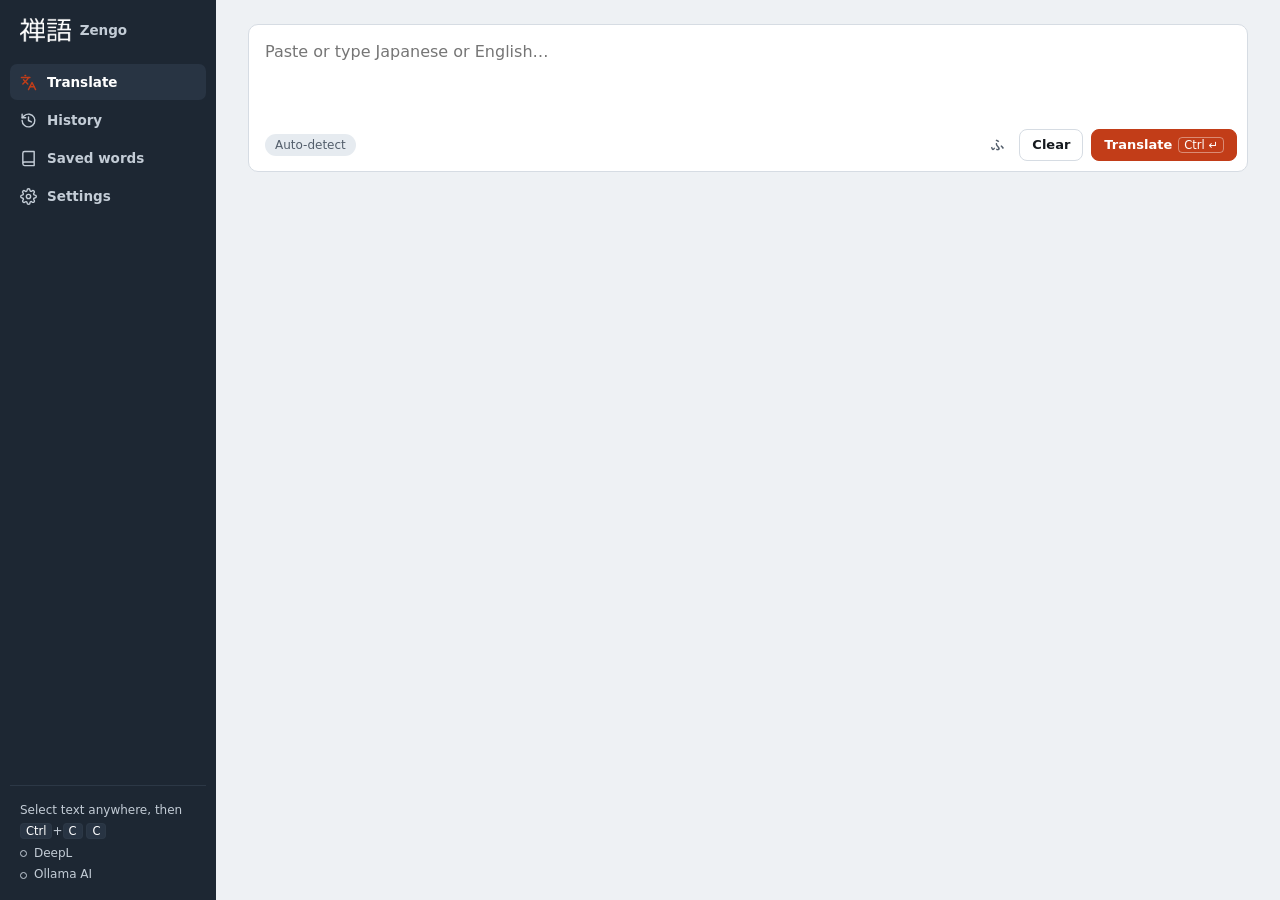
<file: zengo/ui/index.html>
<!doctype html>
<html lang="en">
<head>
<meta charset="utf-8">
<title>Zengo</title>
<link rel="stylesheet" href="zengo.css">
<style>
body { display: grid; grid-template-columns: 216px 1fr; }
nav { background: var(--rail); color: var(--rail-ink); display: flex; flex-direction: column; padding: 18px 10px 14px; gap: 2px; }
.brand { display: flex; align-items: center; gap: 9px; padding: 0 10px 20px; }
.brand .k { height: 24px; width: auto; display: block; }
.brand .n { font-weight: 600; color: var(--rail-ink); }
.nav { display: flex; align-items: center; gap: 10px; height: 36px; padding: 0 10px; border-radius: 7px; border: 0; background: none; color: var(--rail-ink); font-weight: 600; cursor: pointer; text-align: left; }
.nav svg { width: 17px; height: 17px; flex: none; }
.nav:hover { background: var(--rail-hover); color: var(--rail-strong); }
.nav.on { background: var(--rail-hover); color: var(--rail-strong); }
.nav.on svg { color: var(--accent); }
.nav .count { margin-left: auto; font-weight: 400; font-size: 12px; font-variant-numeric: tabular-nums; }
.hint { margin-top: auto; padding: 14px 10px 0; border-top: 1px solid var(--rail-line); font-size: 12px; line-height: 1.8; }
.hint kbd { background: var(--rail-hover); border-color: var(--rail-line); color: var(--rail-strong); }
.hint .row { display: flex; align-items: center; gap: 7px; }
.dot { width: 7px; height: 7px; border-radius: 50%; border: 1.5px solid var(--rail-ink); flex: none; }
.dot.ok { background: var(--ok); border-color: var(--ok); }
.quota { margin-left: auto; font-size: 11.5px; font-variant-numeric: tabular-nums; }
.quota.warn { color: var(--accent); }

.view { overflow-y: auto; height: 100vh; }
.wrap { max-width: 1080px; margin: 0 auto; padding: 24px 32px 48px; }
h1 { font-size: 20px; margin: 4px 0 18px; font-weight: 650; }

/* translate */
.input { background: var(--panel); border: 1px solid var(--line); border-radius: 10px; margin-bottom: 20px; }
.input:focus-within { border-color: var(--accent); }
.input textarea { display: block; width: 100%; min-height: 96px; max-height: 260px; resize: none; border: 0; outline: none; background: transparent; padding: 14px 16px 6px; font-family: var(--ui), var(--jp); font-size: 16px; line-height: 1.65; }
.input textarea:focus-visible { outline: none; }
.input .bar { display: flex; align-items: center; gap: 8px; padding: 8px 10px 10px 16px; }
.input .bar .meta { font-size: 12px; color: var(--faint); font-variant-numeric: tabular-nums; }
#result .words { columns: 2 340px; column-gap: 36px; column-rule: 1px solid var(--line); }
#result .source { font-size: 23px; }

/* lists */
.toolbar { display: flex; gap: 8px; margin-bottom: 14px; align-items: center; }
.search { flex: 1; max-width: 360px; position: relative; }
.search svg { position: absolute; left: 10px; top: 9px; width: 15px; height: 15px; color: var(--faint); }
.search input { width: 100%; height: 34px; border-radius: 8px; border: 1px solid var(--line); background: var(--panel); padding: 0 10px 0 32px; outline: none; }
.search input:focus { border-color: var(--accent); }
.day { font-size: 13px; font-weight: 650; color: var(--muted); margin: 22px 10px 6px; }
.day:first-child { margin-top: 4px; }
.hrow { display: grid; grid-template-columns: minmax(0, 1fr) minmax(0, 1fr) auto; gap: 20px; align-items: center; padding: 10px; border-bottom: 1px solid var(--line); cursor: pointer; }
.hrow:hover { background: var(--hover); }
.hrow .src { font-feature-settings: "palt"; font-family: var(--mincho); font-weight: 500; font-size: 16px; overflow: hidden; display: -webkit-box; -webkit-line-clamp: 2; -webkit-box-orient: vertical; }
.hrow .src.latin { font-family: var(--ui); font-weight: 400; font-size: 14px; }
.hrow .tr { color: var(--muted); overflow: hidden; display: -webkit-box; -webkit-line-clamp: 2; -webkit-box-orient: vertical; }
.hrow .tr.jpx { font-family: var(--mincho); font-weight: 500; }
.hrow .when { font-size: 12px; color: var(--faint); display: flex; align-items: center; gap: 4px; white-space: nowrap; font-variant-numeric: tabular-nums; }
.hrow .ibtn { opacity: 0; width: 26px; height: 26px; }
.hrow:hover .ibtn, .hrow .ibtn:focus-visible { opacity: 1; }

table.saved { width: 100%; border-collapse: collapse; }
.saved th { text-align: left; font-size: 12.5px; font-weight: 600; color: var(--muted); padding: 6px 10px; border-bottom: 1px solid var(--line); }
.saved td { padding: 8px 10px; border-bottom: 1px solid var(--line); vertical-align: middle; }
.saved tr:hover td { background: var(--hover); }
.saved .word { font-feature-settings: "palt"; font-family: var(--mincho); font-size: 21px; font-weight: 600; line-height: 1.9; white-space: nowrap; }
.saved .pos { font-size: 12px; color: var(--faint); display: block; }
.saved .mean { text-wrap: pretty; max-width: 48ch; }
.saved .sent { font-family: var(--mincho); font-weight: 500; color: var(--muted); cursor: pointer; max-width: 30ch; overflow: hidden; text-overflow: ellipsis; white-space: nowrap; }
.saved .sent:hover { color: var(--accent); }
.saved .date { font-size: 12px; color: var(--faint); white-space: nowrap; font-variant-numeric: tabular-nums; }
.saved .ibtn { opacity: 0; }
.saved tr:hover .ibtn, .saved .ibtn:focus-visible { opacity: 1; }

/* settings */
.section { background: var(--panel); border: 1px solid var(--line); border-radius: 10px; padding: 6px 20px 4px; margin-bottom: 16px; }
.section h2 { font-size: 15px; margin: 14px 0 6px; font-weight: 650; }
.field { display: grid; grid-template-columns: 220px 1fr; gap: 18px; align-items: center; padding: 12px 0; border-top: 1px solid var(--line); }
.section h2 + .field { border-top: 0; }
.field .lbl b { display: block; font-weight: 600; }
.field .lbl span { font-size: 12.5px; color: var(--muted); }
.field input[type=text], .field input[type=password], .field input[type=number], .field select {
  height: 34px; border-radius: 8px; border: 1px solid var(--line); background: var(--bg); padding: 0 10px; outline: none; width: 100%; max-width: 420px;
}
.field input:focus, .field select:focus { border-color: var(--accent); }
.field .row { display: flex; gap: 8px; align-items: center; flex-wrap: wrap; }
.status { font-size: 12.5px; color: var(--muted); }
.status.ok { color: var(--ok); }
.status.bad { color: var(--accent); }
.switch { position: relative; display: inline-block; vertical-align: middle; width: 38px; height: 22px; flex: none; }
.switch input { position: absolute; opacity: 0; width: 0; height: 0; }
.switch span { position: absolute; inset: 0; background: var(--line); border-radius: 22px; cursor: pointer; transition: background .15s ease-out; }
.switch span::before { content: ""; position: absolute; width: 16px; height: 16px; left: 3px; top: 3px; background: #fff; border-radius: 50%; box-shadow: 0 1px 2px rgba(0,0,0,.25); transition: transform .15s ease-out; }
.switch input:checked + span { background: var(--accent); }
.switch input:checked + span::before { transform: translateX(16px); }
.switch input:focus-visible + span { outline: 2px solid var(--accent); outline-offset: 2px; }
.usage { max-width: 420px; display: grid; gap: 4px; }
.meter { height: 8px; border-radius: 8px; background: var(--sunk); overflow: hidden; }
.meter span { display: block; height: 100%; width: 0; background: var(--ok); border-radius: 8px; transition: width .3s ease-out; }
.meter.warn span { background: var(--infl); }
.meter.full span { background: var(--accent); }
.changes { margin: 4px 0 0; padding-left: 18px; font-size: 12.5px; color: var(--muted); }
.changes li { margin: 2px 0; }
.savebar { display: flex; gap: 10px; align-items: center; justify-content: flex-end; }
.toast { position: fixed; bottom: 20px; left: 50%; transform: translateX(-50%); background: var(--ink); color: var(--bg); padding: 8px 14px; border-radius: 8px; font-size: 13px; opacity: 0; transition: opacity .2s ease-out; pointer-events: none; box-shadow: var(--shadow); }
.toast.show { opacity: 1; }
@media (max-width: 860px) { body { grid-template-columns: 60px 1fr; } .brand .n, .nav .t, .nav .count, .hint { display: none; } .brand { padding: 0 4px 18px; } .field { grid-template-columns: 1fr; gap: 6px; } .wrap { padding: 20px 18px 40px; } }
</style>
</head>
<body>
<nav>
  <div class="brand"><img class="k" src="logo.png" alt="禅語"><span class="n">Zengo</span></div>
  <button class="nav on" data-view="translate"><span data-i="translate"></span><span class="t">Translate</span></button>
  <button class="nav" data-view="history"><span data-i="history"></span><span class="t">History</span></button>
  <button class="nav" data-view="saved"><span data-i="book"></span><span class="t">Saved words</span><span class="count" id="savedCount"></span></button>
  <button class="nav" data-view="settings"><span data-i="gear"></span><span class="t">Settings</span></button>
  <div class="hint">
    <div>Select text anywhere, then <kbd>Ctrl</kbd>+<kbd>C</kbd> <kbd>C</kbd></div>
    <div class="row"><span class="dot" id="dotDeepl"></span>DeepL<span class="quota" id="railUsage"></span></div>
    <div class="row"><span class="dot" id="dotAi"></span>Ollama AI</div>
  </div>
</nav>

<section class="view" id="view-translate">
  <div class="wrap">
    <div class="input">
      <textarea id="text" placeholder="Paste or type Japanese or English…" spellcheck="false" aria-label="Text to translate"></textarea>
      <div class="bar">
        <span class="pill" data-dir>Auto-detect</span>
        <span class="meta" id="chars"></span>
        <span class="spacer"></span>
        <button class="ibtn" id="furi" title="Show or hide furigana" aria-label="Show or hide furigana">ふ</button>
        <button class="btn" id="clear">Clear</button>
        <button class="btn primary" id="go">Translate <kbd style="background:transparent;color:inherit;border-color:color-mix(in srgb,currentColor 40%,transparent)">Ctrl ↵</kbd></button>
      </div>
    </div>
    <div id="result"></div>
  </div>
</section>

<section class="view hidden" id="view-history">
  <div class="wrap">
    <h1>History</h1>
    <div class="toolbar">
      <label class="search"><span data-i="search"></span><input id="hq" placeholder="Search history"></label>
      <span class="spacer"></span>
      <button class="btn" id="hclear"><span data-i="trash"></span>Clear all</button>
    </div>
    <div id="hlist"></div>
  </div>
</section>

<section class="view hidden" id="view-saved">
  <div class="wrap">
    <h1>Saved words</h1>
    <div class="toolbar">
      <label class="search"><span data-i="search"></span><input id="sq" placeholder="Search words or meanings"></label>
      <span class="spacer"></span>
      <button class="btn" id="export"><span data-i="download"></span>Export CSV (Anki)</button>
    </div>
    <div id="slist"></div>
  </div>
</section>

<section class="view hidden" id="view-settings">
  <div class="wrap" style="max-width:820px">
    <h1>Settings</h1>
    <div class="section">
      <h2>Translation · DeepL</h2>
      <div class="field"><div class="lbl"><b>DeepL API key</b><span>Free keys end in :fx</span></div>
        <div class="row"><input type="password" id="deepl_key" placeholder="Paste your key"><button class="btn" id="testDeepl" title="Save the key and check it">Check</button><span class="status" id="deeplStatus"></span></div></div>
      <div class="field hidden" id="usageField"><div class="lbl"><b>Usage this month</b><span id="usagePlan">Updates automatically</span></div>
        <div class="usage"><div class="meter" role="meter" aria-label="DeepL characters used this month" id="usageMeter"><span id="usageBar"></span></div>
          <div class="row"><span class="status" id="usageText"></span><span class="spacer"></span><button class="ibtn" id="refreshUsage" title="Refresh usage" aria-label="Refresh usage"></button></div></div></div>
      <div class="field"><div class="lbl"><b>English variant</b></div>
        <div><select id="en_variant"><option value="EN-US">American English</option><option value="EN-GB">British English</option></select></div></div>
      <div class="field"><div class="lbl"><b>Japanese politeness</b><span>For English → Japanese</span></div>
        <div><select id="ja_formality"><option value="default">Let DeepL decide</option><option value="prefer_more">Polite (です／ます)</option><option value="prefer_less">Casual (plain form)</option></select></div></div>
    </div>
    <div class="section">
      <h2>AI explanations · Ollama Cloud</h2>
      <div class="field"><div class="lbl"><b>Ollama API key</b><span>From ollama.com → Settings → Keys</span></div>
        <div class="row"><input type="password" id="ollama_key" placeholder="Paste your key"><button class="btn" id="testAi" title="Save the key and check it">Check</button><span class="status" id="aiStatus"></span></div></div>
      <div class="field"><div class="lbl"><b>Model</b><span>Models named “flash” answer fastest</span></div>
        <div class="row"><select id="ollama_model" style="max-width:300px"></select><button class="ibtn" id="refreshModels" title="Reload model list" aria-label="Reload model list"></button></div></div>
      <div class="field"><div class="lbl"><b>Auto-explain in popup</b><span>Run AI as soon as the popup opens</span></div>
        <div><label class="switch"><input type="checkbox" id="auto_explain"><span></span></label></div></div>
    </div>
    <div class="section">
      <h2>Behavior</h2>
      <div class="field"><div class="lbl"><b>Ctrl+C twice</b><span>Global popup shortcut</span></div>
        <div><label class="switch"><input type="checkbox" id="hotkey_enabled"><span></span></label></div></div>
      <div class="field"><div class="lbl"><b>Double-press window</b><span>Max ms between the two presses</span></div>
        <div><input type="number" id="double_copy_ms" min="200" max="1200" step="50" style="max-width:120px"></div></div>
      <div class="field"><div class="lbl"><b>Start with Windows</b><span>Runs quietly in the tray</span></div>
        <div><label class="switch"><input type="checkbox" id="autostart"><span></span></label></div></div>
      <div class="field"><div class="lbl"><b>Save history</b></div>
        <div><label class="switch"><input type="checkbox" id="history_enabled"><span></span></label></div></div>
      <div class="field"><div class="lbl"><b>Theme</b></div>
        <div><select id="theme" style="max-width:200px"><option value="system">Match Windows</option><option value="light">Light</option><option value="dark">Dark</option></select></div></div>
    </div>
    <div class="section">
      <h2>About &amp; updates</h2>
      <div class="field"><div class="lbl"><b>Version</b><span id="aboutFolder"></span></div>
        <div class="row"><span id="aboutVersion"></span><span class="status" id="aboutDict"></span></div></div>
      <div class="field"><div class="lbl"><b>Updates</b><span>Checked when you open Settings</span></div>
        <div class="usage">
          <div class="row"><button class="btn" id="checkUpdate">Check for updates</button><button class="btn primary hidden" id="applyUpdate">Update and restart</button><span class="status" id="updateStatus"></span></div>
          <ul class="changes hidden" id="updateChanges"></ul>
        </div></div>
    </div>
    <div class="savebar"><span class="status" id="saveStatus"></span><button class="btn primary" id="saveSettings">Save settings</button></div>
  </div>
</section>
<div class="toast" id="toast"></div>

<script src="components.js"></script>
<script src="main.js"></script>
</body>
</html>
</file>
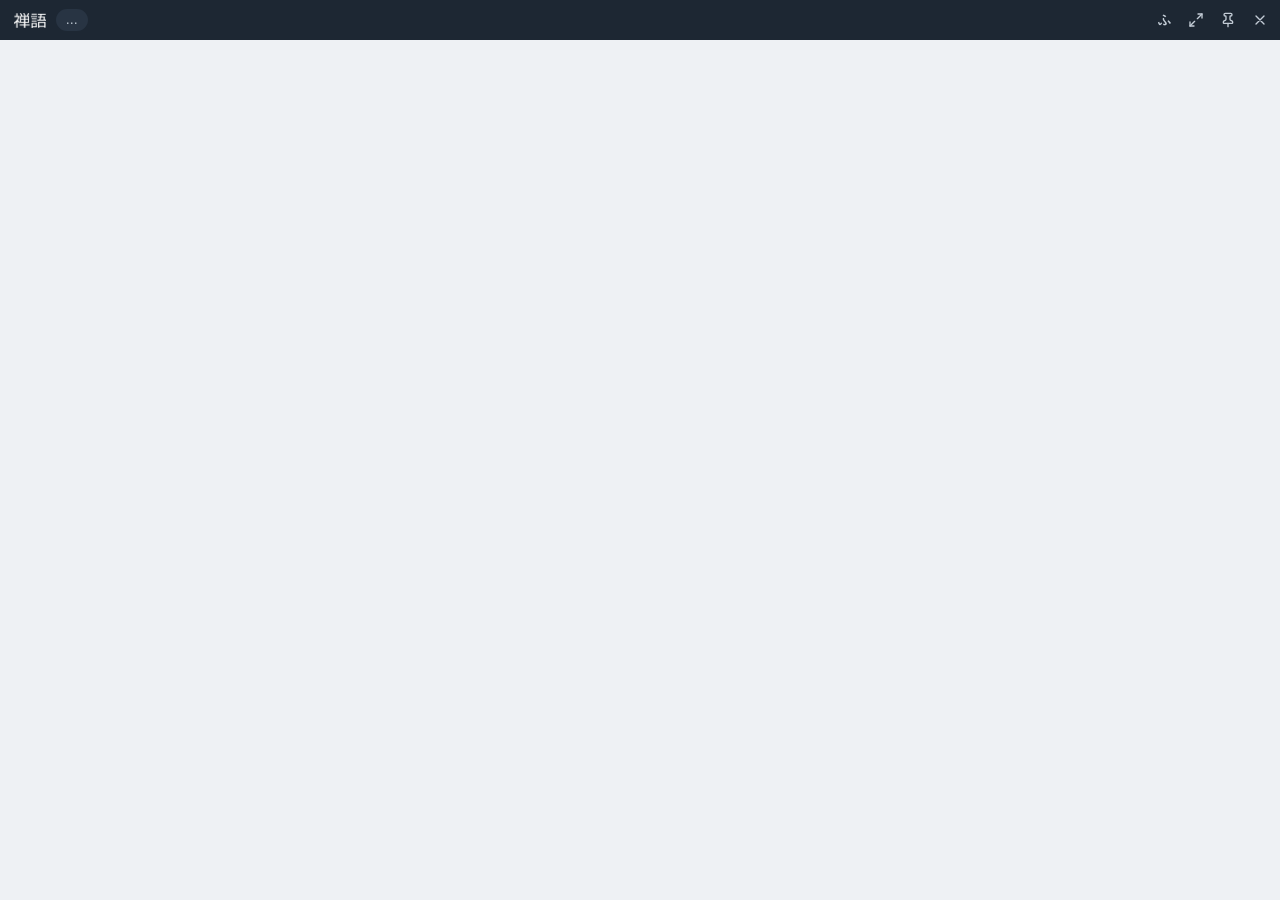
<file: zengo/ui/popup.html>
<!doctype html>
<html lang="en">
<head>
<meta charset="utf-8">
<title>Zengo Popup</title>
<link rel="stylesheet" href="zengo.css">
<style>
body { display: flex; flex-direction: column; }
header {
  display: flex; align-items: center; gap: 4px; padding: 6px 6px 6px 14px; flex: none; cursor: move;
  background: var(--rail); color: var(--rail-ink); user-select: none;
}
.logo { height: 15px; width: auto; display: block; margin-right: 6px; pointer-events: none; }
header .pill { background: var(--rail-hover); color: var(--rail-ink); }
header .ibtn { color: var(--rail-ink); }
header .ibtn:hover { background: var(--rail-hover); color: var(--rail-strong); }
header .ibtn.on { background: var(--rail-hover); color: var(--accent); }
main { flex: 1; overflow-y: auto; padding: 12px 16px 18px; }
</style>
</head>
<body>
<header class="pywebview-drag-region">
  <img class="logo pywebview-drag-region" src="logo.png" alt="禅語" draggable="false">
  <span class="pill pywebview-drag-region" data-dir>…</span>
  <span class="spacer pywebview-drag-region"></span>
  <button class="ibtn" id="furi" title="Show or hide furigana" aria-label="Show or hide furigana">ふ</button>
  <button class="ibtn" id="open" title="Open in the Zengo window" aria-label="Open in the Zengo window"></button>
  <button class="ibtn" id="pin" title="Keep open when clicking away" aria-label="Keep open when clicking away"></button>
  <button class="ibtn" id="close" title="Close (Esc)" aria-label="Close"></button>
</header>
<main id="main"><div id="result"></div></main>
<script src="components.js"></script>
<script>
"use strict";
$("open").append(icon("expand"));
$("pin").append(icon("pin"));
$("close").append(icon("close"));

function needsKey() { api("open_in_app", "", "settings"); }
const view = new ResultView($("result"), { win: "popup", compact: true, onNeedsKey: needsKey });

function paintPrefs() {
  $("furi").classList.toggle("on", !!Config.furigana);
  $("pin").classList.toggle("on", !!Config.popup_pinned);
  document.body.classList.toggle("nofuri", !Config.furigana);
  applyTheme(Config.theme);
}

zengo.onConfig = (c) => { Object.assign(Config, c); paintPrefs(); };
zengo.show = ({ text }) => {
  $("main").scrollTop = 0;
  view.load(text, { record: true });
  window.focus();
};

$("close").onclick = () => api("popup_hide");
$("open").onclick = () => api("open_in_app", view.text || "");
$("pin").onclick = () => { Config.popup_pinned = !Config.popup_pinned; paintPrefs(); api("set_pref", "popup_pinned", Config.popup_pinned); };
$("furi").onclick = () => { Config.furigana = !Config.furigana; paintPrefs(); api("set_pref", "furigana", Config.furigana); };
document.addEventListener("keydown", (e) => { if (e.key === "Escape") api("popup_hide"); });
window.addEventListener("blur", () => api("popup_blur"));

(async () => {
  Object.assign(Config, await api("settings_get"));
  paintPrefs();
  Saved.refresh();
})();
</script>
</body>
</html>
</file>
<file: zengo/ui/zengo.css>
/* Shared styles for the main window and the popup.
   World: a printed Japanese dictionary on a working desk. Sumi-indigo shell, cool paper-gray
   ground, vermilion only for actions and focus, part-of-speech colours only where they carry
   meaning. Headwords and kanji are set in Mincho; UI and readings in the system sans. */
:root {
  --bg: #eef1f4; --panel: #ffffff; --sunk: #e4e8ed; --ink: #15191e; --muted: #535e6b; --faint: #66717d;
  --line: #d6dce3; --hover: #e6ebf0;
  --rail: #1d2733; --rail-ink: #c3ccd6; --rail-strong: #ffffff; --rail-hover: #283443; --rail-line: #2c3846;
  --accent: #c23d18; --accent-ink: #ffffff; --accent-soft: #fbe4dc;
  --particle: #0b6b63; --particle-soft: #d9edeb; --infl: #845400; --infl-soft: #f4e7cc;
  --noun: #2a48b8; --verb: #b0301a; --adj: #2f7a24; --adv: #4b6680;
  --ok: #24813a;
  --shadow: 0 6px 18px rgba(16, 24, 36, .14), 0 1px 3px rgba(16, 24, 36, .1);
  --jp: "Yu Gothic UI", "Yu Gothic", "Meiryo UI", "Meiryo", sans-serif;
  --mincho: "Yu Mincho", "YuMincho", "Hiragino Mincho ProN", "MS PMincho", serif;
  --ui: "Segoe UI Variable Text", "Segoe UI", system-ui, sans-serif;
  color-scheme: light;
}
@media (prefers-color-scheme: dark) {
  :root:not([data-theme="light"]) {
    --bg: #121518; --panel: #1a1e23; --sunk: #0f1215; --ink: #e7ebef; --muted: #a6b0bb; --faint: #8b96a2;
    --line: #2a3139; --hover: #222830;
    --rail: #0b0f13; --rail-ink: #9eabb8; --rail-strong: #f2f5f8; --rail-hover: #171d24; --rail-line: #1d242c;
    --accent: #f07a4f; --accent-ink: #15191e; --accent-soft: #3a2219;
    --particle: #5fb3aa; --particle-soft: #16302d; --infl: #e2b452; --infl-soft: #33290f;
    --noun: #8ea8ff; --verb: #ff8a76; --adj: #8fcf7c; --adv: #9fb6cc;
    --ok: #6fcf86;
    --shadow: 0 8px 22px rgba(0, 0, 0, .45), 0 1px 3px rgba(0, 0, 0, .35);
    color-scheme: dark;
  }
}
:root[data-theme="dark"] {
  --bg: #121518; --panel: #1a1e23; --sunk: #0f1215; --ink: #e7ebef; --muted: #a6b0bb; --faint: #8b96a2;
  --line: #2a3139; --hover: #222830;
  --rail: #0b0f13; --rail-ink: #9eabb8; --rail-strong: #f2f5f8; --rail-hover: #171d24; --rail-line: #1d242c;
  --accent: #f07a4f; --accent-ink: #15191e; --accent-soft: #3a2219;
  --particle: #5fb3aa; --particle-soft: #16302d; --infl: #e2b452; --infl-soft: #33290f;
  --noun: #8ea8ff; --verb: #ff8a76; --adj: #8fcf7c; --adv: #9fb6cc;
  --ok: #6fcf86;
  --shadow: 0 8px 22px rgba(0, 0, 0, .45), 0 1px 3px rgba(0, 0, 0, .35);
  color-scheme: dark;
}

* { box-sizing: border-box; }
html, body { margin: 0; height: 100%; background: var(--bg); color: var(--ink); }
body { font: 13.5px/1.5 var(--ui); overflow: hidden; }
button, input, select, textarea { font: inherit; color: inherit; }
input, textarea { caret-color: var(--accent); }
::-webkit-scrollbar { width: 10px; height: 10px; }
::-webkit-scrollbar-thumb { background: var(--line); border-radius: 10px; border: 3px solid var(--bg); }
::selection { background: var(--accent-soft); color: var(--ink); }
:focus { outline: none; }
:focus-visible { outline: 2px solid var(--accent); outline-offset: 2px; border-radius: 6px; }
.hidden { display: none !important; }
.spacer { flex: 1; }
.jp { font-family: var(--jp); }
.sr { position: absolute; width: 1px; height: 1px; overflow: hidden; clip-path: inset(50%); }
h1, h2, h3 { text-wrap: balance; }
@media (prefers-reduced-motion: reduce) {
  *, *::before, *::after { animation: none !important; transition: none !important; scroll-behavior: auto !important; }
}

/* controls */
.ibtn {
  width: 28px; height: 28px; border: 0; border-radius: 7px; background: transparent; color: var(--muted);
  display: inline-grid; place-items: center; cursor: pointer; font: 600 13px var(--jp); flex: none;
}
.ibtn:hover { background: var(--hover); color: var(--ink); }
.ibtn.on { color: var(--accent); background: var(--accent-soft); }
.ibtn svg { width: 16px; height: 16px; }
.btn {
  display: inline-flex; align-items: center; gap: 6px; height: 32px; padding: 0 12px; border-radius: 8px;
  border: 1px solid var(--line); background: var(--panel); cursor: pointer; font-weight: 600; font-size: 13px;
}
.btn:hover { background: var(--hover); }
.btn.primary { background: var(--accent); border-color: var(--accent); color: var(--accent-ink); }
.btn.primary:hover { filter: brightness(1.06); }
.btn svg { width: 15px; height: 15px; }
.btn:disabled { opacity: .5; cursor: default; }
kbd { font: 11.5px var(--ui); padding: 0 5px; border-radius: 4px; border: 1px solid var(--line); background: var(--sunk); color: var(--muted); }
.chip { font-size: 11.5px; padding: 1px 8px; border-radius: 99px; background: var(--hover); color: var(--muted); white-space: nowrap; display: inline-block; }
.chip.acc { background: var(--accent-soft); color: var(--accent); }
.chip.misc { background: var(--infl-soft); color: var(--infl); }
.pill { font-size: 12px; color: var(--muted); background: var(--hover); border-radius: 99px; padding: 2px 10px; white-space: nowrap; }
.empty { color: var(--muted); font-size: 13px; padding: 12px 2px; }
.link { border: 0; background: none; padding: 0; color: var(--accent); font-weight: 600; cursor: pointer; text-decoration: underline; text-underline-offset: 2px; }
.palt, .entry .word, .kanji .g { font-feature-settings: "palt"; }
.err { color: var(--accent); }

/* sentence with furigana: the signature */
.source { font-family: var(--mincho); font-weight: 500; font-size: 21px; line-height: 2.15; margin: 2px 0 12px; word-break: break-word; white-space: pre-wrap; }
.source.latin { font-family: var(--ui); font-weight: 400; font-size: 15px; line-height: 1.55; color: var(--muted); }
.source.clamped {
  max-height: var(--clamp, 140px); overflow: hidden; margin-bottom: 2px;
  -webkit-mask-image: linear-gradient(to bottom, #000 calc(100% - 44px), transparent);
  mask-image: linear-gradient(to bottom, #000 calc(100% - 44px), transparent);
}
.clamp-toggle {
  border: 0; background: none; padding: 2px 0; margin: 0 0 12px; font: 600 12.5px var(--ui);
  color: var(--accent); cursor: pointer;
}
.clamp-toggle:hover { text-decoration: underline; text-underline-offset: 2px; }
.w { border-radius: 3px; cursor: pointer; padding: 0 1px; border-bottom: 2px solid transparent; transition: background .12s ease-out; }
.w:hover { background: var(--hover); }
.w.k-word { border-bottom-color: color-mix(in srgb, var(--pc, var(--ink)) 50%, transparent); }
.w.k-particle { color: var(--particle); }
.w.k-aux { color: var(--infl); }
rt { font: 11px var(--jp); color: var(--muted); letter-spacing: 0; user-select: none; }
.nofuri rt { visibility: hidden; }

.translation {
  background: var(--panel); border: 1px solid var(--line); border-radius: 10px; padding: 11px 44px 11px 14px;
  font-size: 15.5px; line-height: 1.6; position: relative; white-space: pre-wrap; min-height: 46px; text-wrap: pretty;
}
.translation.jp { font-family: var(--mincho); font-weight: 500; font-size: 19px; line-height: 2.15; }
.translation .copy { position: absolute; top: 7px; right: 7px; }
.shimmer { height: 12px; border-radius: 6px; margin: 6px 0; background: linear-gradient(90deg, var(--hover), var(--line), var(--hover)); background-size: 200% 100%; animation: sh 1.4s linear infinite; }
@keyframes sh { to { background-position: -200% 0; } }
.notes { display: flex; flex-wrap: wrap; gap: 6px; margin: 10px 0 0; }

.tabs { display: flex; gap: 2px; margin: 16px 0 4px; border-bottom: 1px solid var(--line); align-items: flex-end; }
.tab { border: 0; background: none; padding: 7px 10px; font: 600 13px var(--ui); color: var(--muted); cursor: pointer; border-bottom: 2px solid transparent; margin-bottom: -1px; display: inline-flex; gap: 6px; align-items: center; }
.tab:hover { color: var(--ink); }
.tab.on { color: var(--ink); border-bottom-color: var(--accent); }
.tab .n { font-weight: 400; color: var(--faint); font-variant-numeric: tabular-nums; }
.tab svg { width: 14px; height: 14px; }

/* dictionary entries: a ruled list, not a pile of cards */
.entry { padding: 10px 6px 12px; border-bottom: 1px solid var(--line); break-inside: avoid; border-radius: 0; transition: background .25s ease-out; }
.entry.flash { background: var(--accent-soft); }
.entry .top { display: flex; align-items: baseline; gap: 8px; flex-wrap: wrap; }
.entry .word { font-family: var(--mincho); font-size: 23px; font-weight: 600; line-height: 1.9; }
.entry .reading { font-family: var(--jp); color: var(--muted); font-size: 13.5px; }
.entry .pos { font-size: 12px; color: var(--pc, var(--muted)); font-weight: 600; }
.entry .acts { margin-left: auto; display: flex; align-items: center; gap: 2px; }
.entry .acts .ibtn { width: 26px; height: 26px; }
.entry .acts .ibtn svg { width: 15px; height: 15px; }
.star.on { color: var(--infl); }
.star.on svg { fill: currentColor; }
.chain { display: flex; flex-wrap: wrap; align-items: center; gap: 3px; margin: 2px 0 6px; font-size: 12.5px; }
.chain > svg { width: 13px; height: 13px; color: var(--faint); }
.step { background: var(--infl-soft); color: var(--infl); border-radius: 5px; padding: 1px 7px; cursor: help; }
.step.base { background: var(--hover); color: var(--ink); cursor: default; }
.step b { font-family: var(--jp); font-weight: 600; margin-right: 4px; }
.senses { margin: 2px 0 0; padding-left: 22px; max-width: 72ch; }
.senses li { margin: 2px 0; text-wrap: pretty; }
.senses li::marker { color: var(--faint); font-size: 12px; font-variant-numeric: tabular-nums; }
.senses .sp { font-size: 12px; color: var(--faint); font-style: italic; display: block; }
.senses .chip { margin-left: 4px; }
.more { margin-top: 6px; font-size: 13px; color: var(--muted); }
.more summary { cursor: pointer; color: var(--faint); width: max-content; }
.more summary:hover { color: var(--ink); }
.more .alt { margin: 5px 0 0 2px; }
.more .alt .jp { color: var(--ink); }
.entry.particle { display: grid; grid-template-columns: 2.6em 1fr; gap: 10px; align-items: baseline; padding: 8px 6px; }
.entry.particle .word { color: var(--particle); font-size: 20px; }
.entry.particle .gl { font-weight: 600; color: var(--particle); }
.entry.particle .nt { color: var(--muted); }

.kgrid { display: grid; grid-template-columns: repeat(auto-fill, minmax(220px, 1fr)); column-gap: 24px; }
.kanji { display: grid; grid-template-columns: auto 1fr; gap: 1px 12px; padding: 12px 4px; border-bottom: 1px solid var(--line); }
.kanji .g { font-family: var(--mincho); font-weight: 600; font-size: 42px; line-height: 1.1; grid-row: span 3; }
.kanji .m { font-weight: 600; }
.kanji .rd { font-family: var(--jp); font-size: 13px; color: var(--muted); }
.kanji .rd i { font-style: normal; font-size: 11.5px; color: var(--faint); margin-right: 4px; }
.kanji .meta { grid-column: span 2; font-size: 12px; color: var(--faint); margin-top: 4px; font-variant-numeric: tabular-nums; }

/* AI explanation */
.ai { padding: 4px 2px 8px; }
.ai-head { display: flex; align-items: center; gap: 8px; padding: 8px 0 4px; font-size: 12px; color: var(--muted); border-bottom: 1px solid var(--line); margin-bottom: 6px; }
.ai-head .model { color: var(--ink); font-weight: 600; }
.ai-head .state { color: var(--faint); }
.md { font-size: 14px; line-height: 1.65; max-width: 72ch; }
.md h3 { font-size: 14px; margin: 16px 0 4px; }
.md p { margin: 6px 0; text-wrap: pretty; }
.md ul, .md ol { margin: 4px 0; padding-left: 22px; }
.md li { margin: 3px 0; text-wrap: pretty; }
.md strong { font-weight: 650; }
.md code { font: 12.5px Consolas, monospace; background: var(--sunk); padding: 0 4px; border-radius: 4px; }
.md blockquote { margin: 6px 0; padding-left: 12px; border-left: 1px solid var(--line); color: var(--muted); }
.md .q { margin: 18px 0 6px; font-weight: 600; }
.md .q::before { content: "You asked: "; color: var(--faint); font-weight: 400; }
.ask { display: flex; gap: 6px; margin-top: 14px; max-width: 72ch; }
.ask input { flex: 1; height: 34px; border-radius: 8px; border: 1px solid var(--line); background: var(--panel); padding: 0 11px; outline: none; }
.ask input:focus { border-color: var(--accent); }
.ai-empty { padding: 18px 2px; color: var(--muted); max-width: 60ch; }
.ai-empty p { margin: 0 0 12px; text-wrap: pretty; }
</file>
